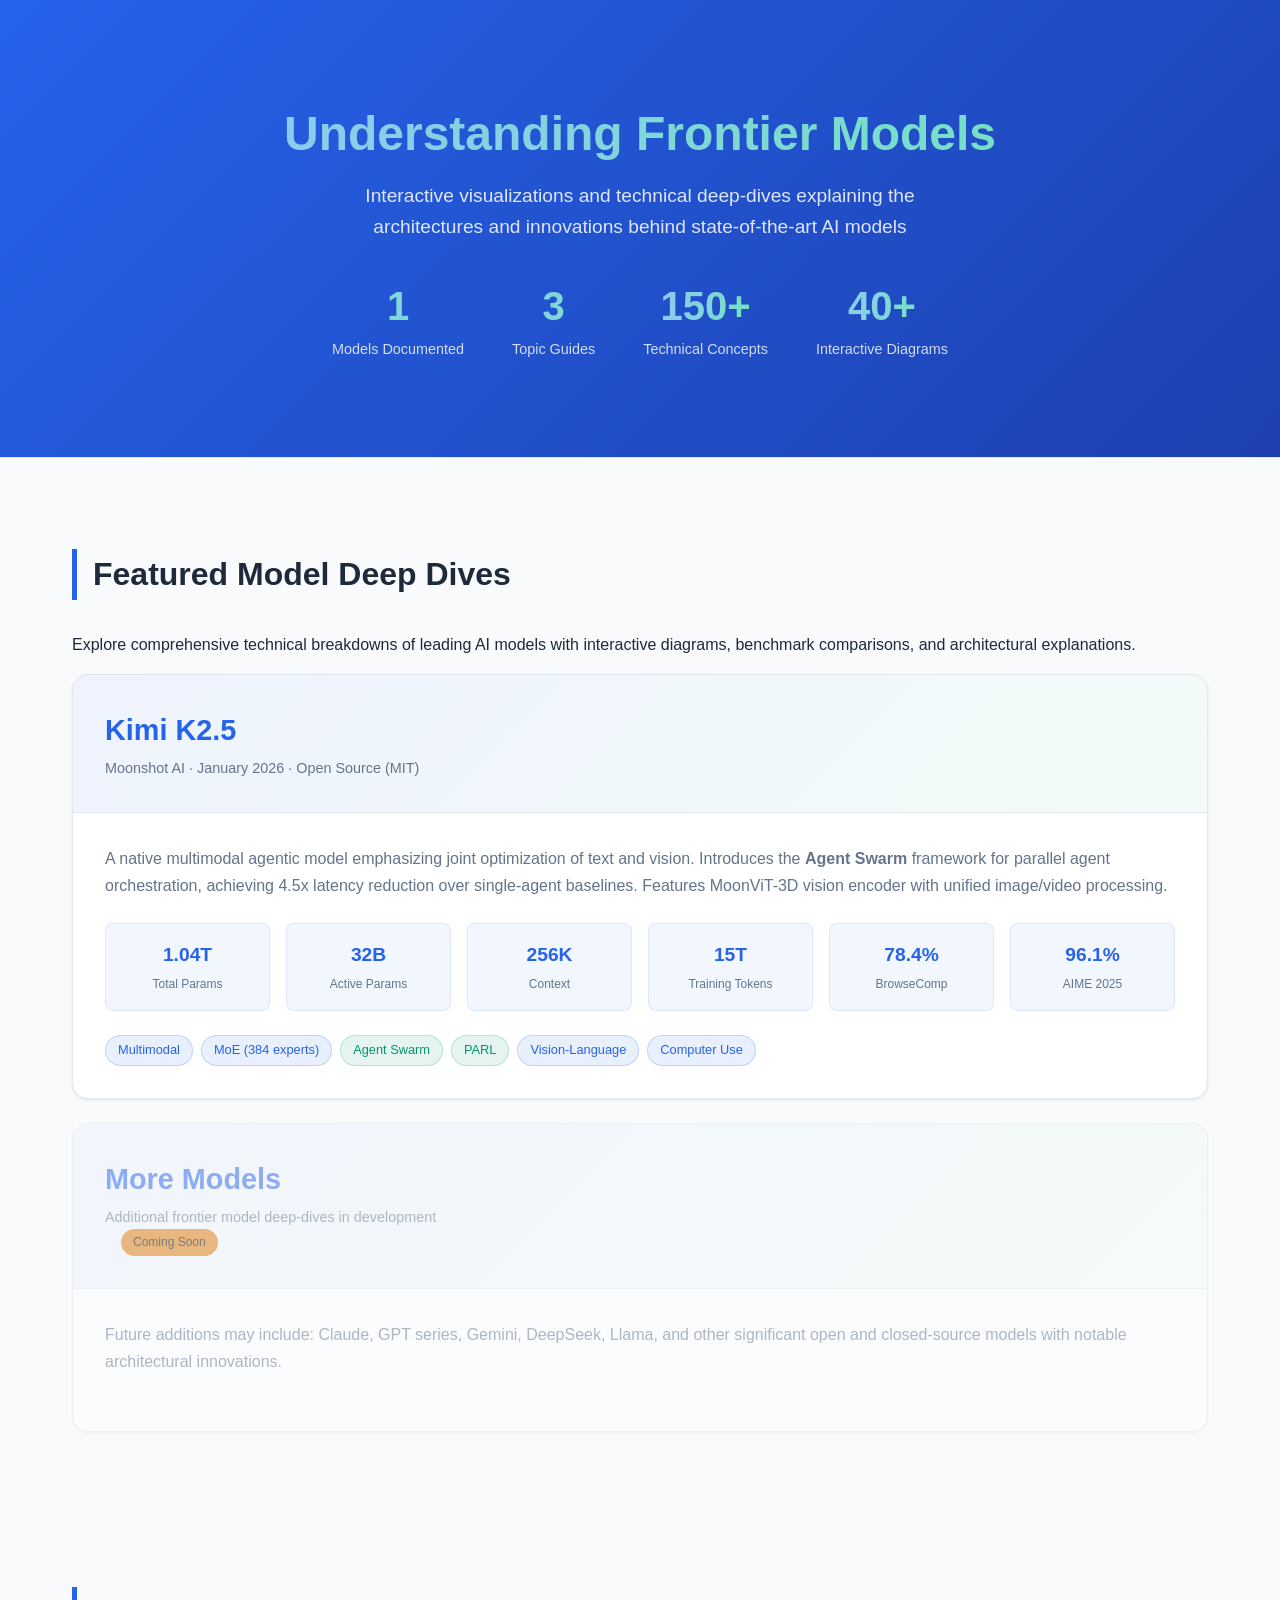
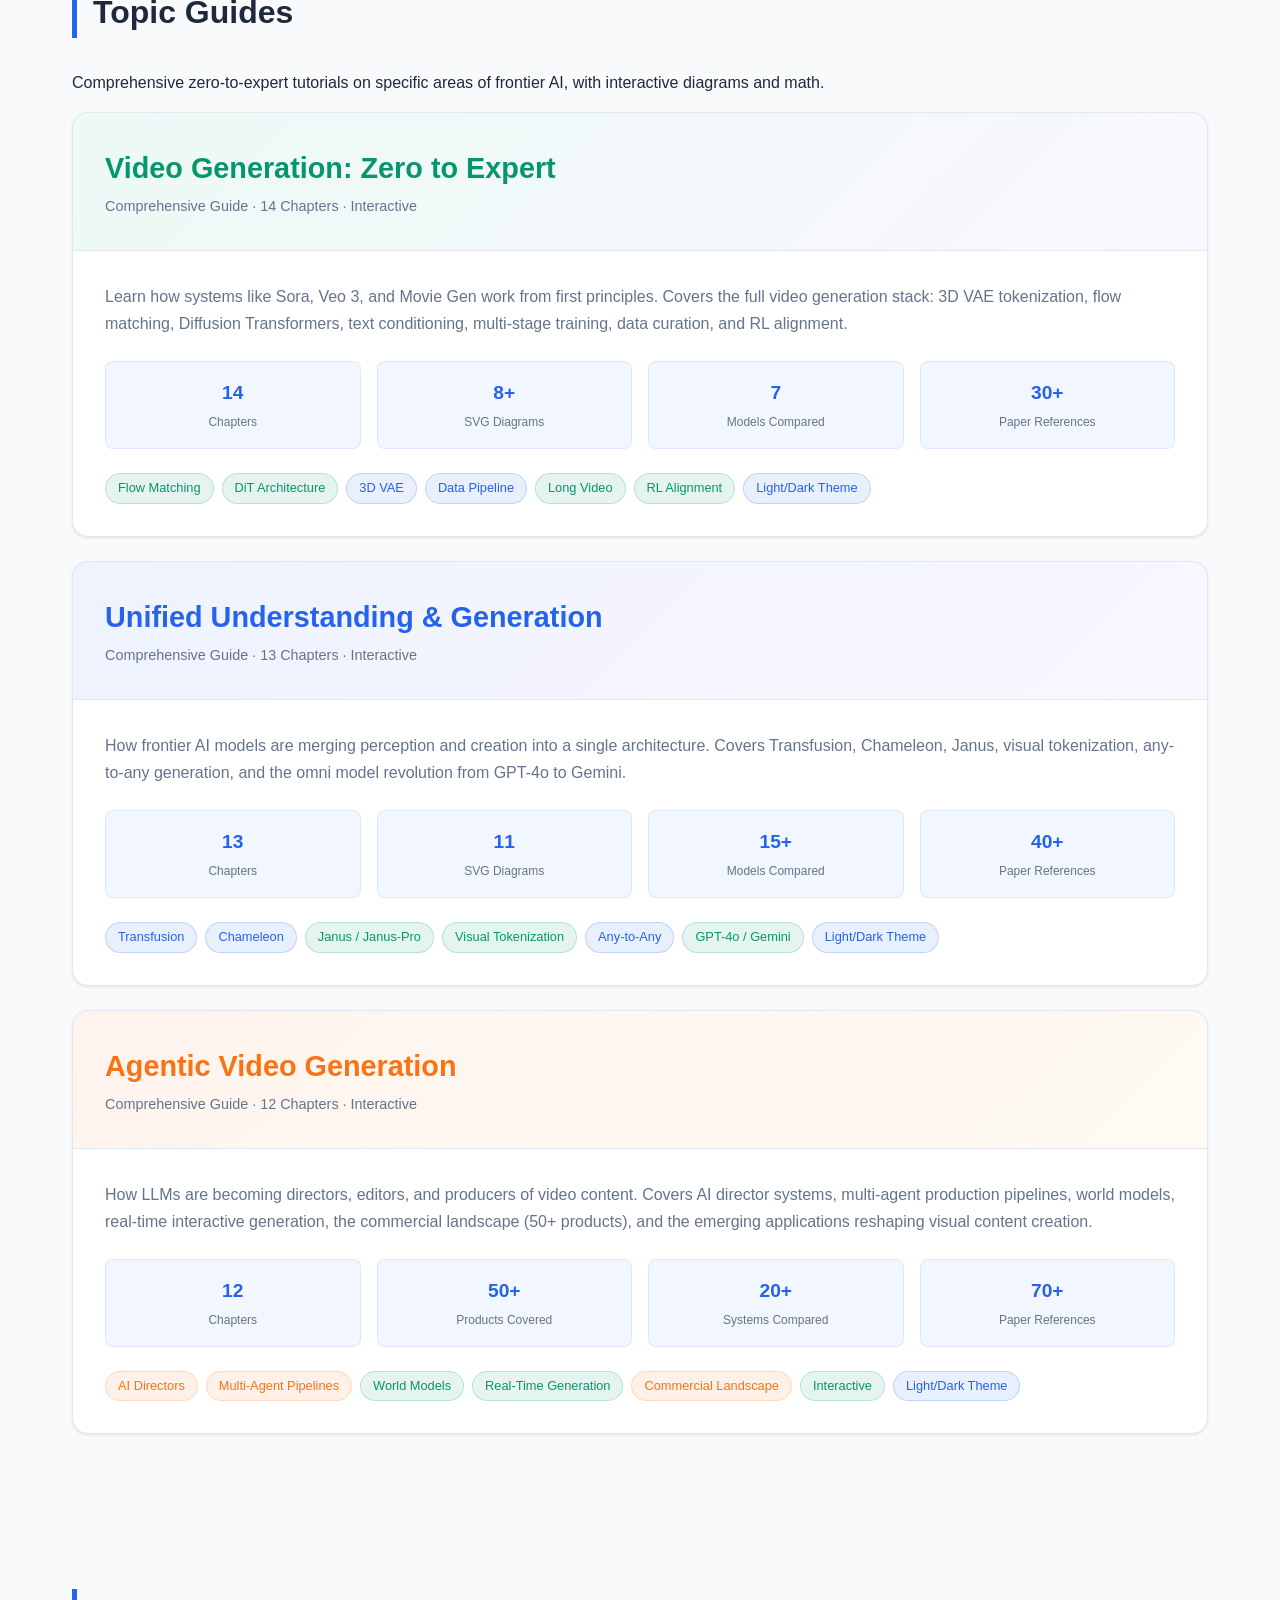
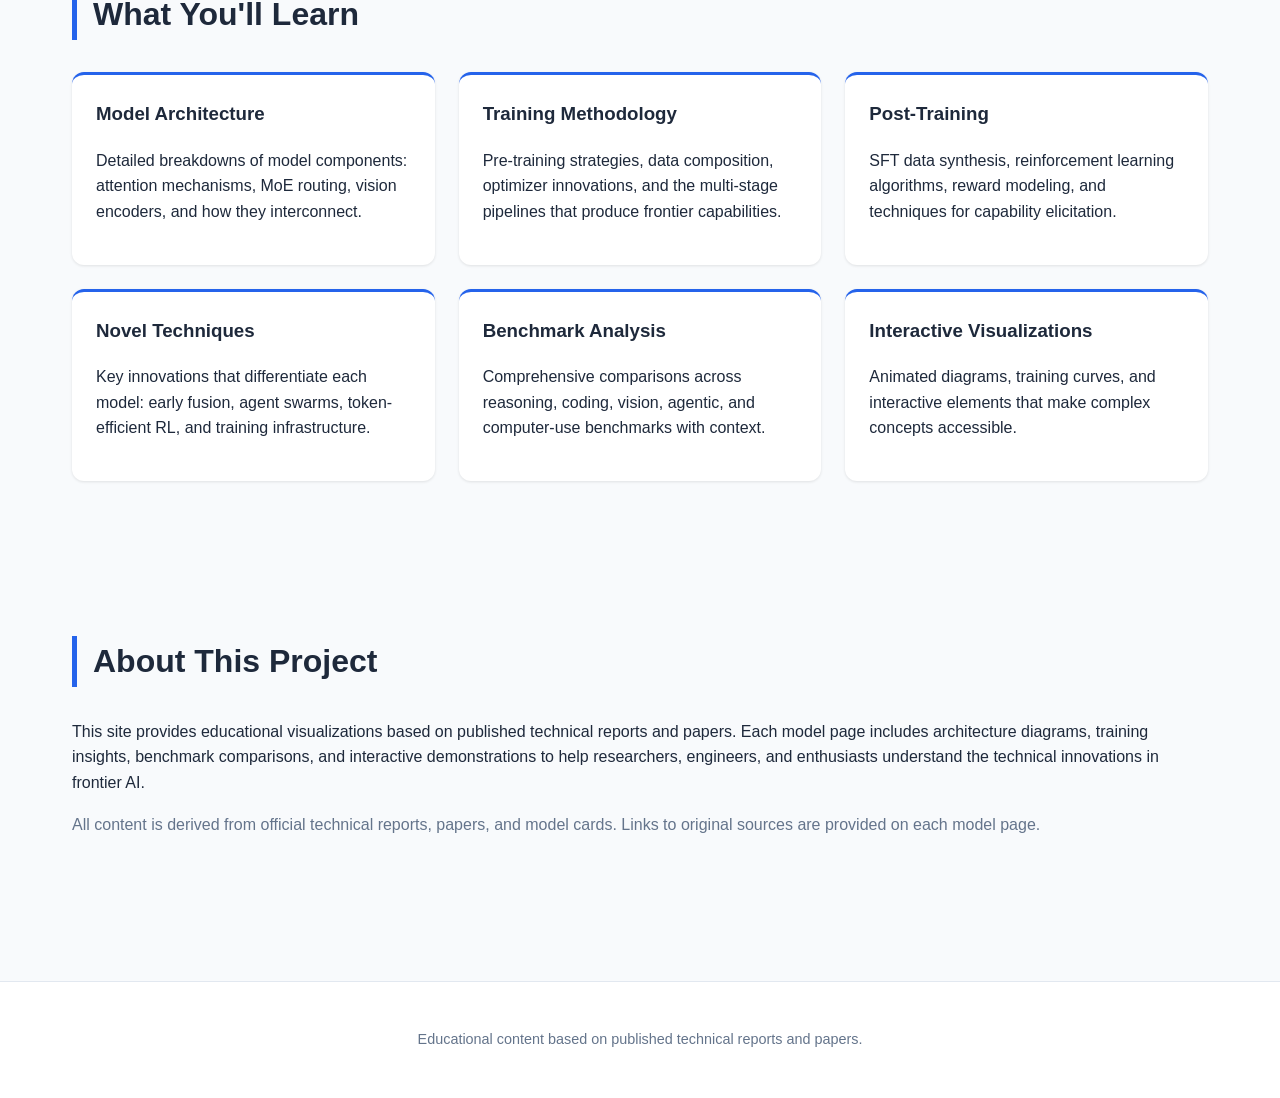
<file: index.html>
<!DOCTYPE html>
<html lang="en">
<head>
    <meta charset="UTF-8">
    <meta name="viewport" content="width=device-width, initial-scale=1.0">
    <title>Understanding Frontier Models</title>
    <link rel="stylesheet" href="css/styles.css">
    <style>
        .hero-stats {
            display: flex;
            justify-content: center;
            gap: 3rem;
            margin: 2rem 0;
            flex-wrap: wrap;
        }
        .hero-stat {
            text-align: center;
        }
        .hero-stat .number {
            font-size: 2.5rem;
            font-weight: bold;
            background: linear-gradient(to right, #93c5fd, #6ee7b7);
            -webkit-background-clip: text;
            -webkit-text-fill-color: transparent;
            background-clip: text;
        }
        .hero-stat .label {
            color: rgba(255, 255, 255, 0.8);
            font-size: 0.9rem;
        }
        .model-card-large {
            background: var(--card-bg);
            border-radius: 1rem;
            border: 1px solid var(--border);
            overflow: hidden;
            transition: transform 0.3s ease, border-color 0.3s ease, box-shadow 0.3s ease;
            text-decoration: none;
            color: var(--text);
            display: block;
            box-shadow: 0 1px 3px rgba(0, 0, 0, 0.1);
        }
        .model-card-large:hover {
            transform: translateY(-5px);
            border-color: var(--primary);
            box-shadow: 0 8px 24px rgba(37, 99, 235, 0.15);
            text-decoration: none;
        }
        .model-card-header {
            background: linear-gradient(135deg, rgba(37, 99, 235, 0.08) 0%, rgba(16, 185, 129, 0.05) 100%);
            padding: 2rem;
            border-bottom: 1px solid var(--border);
        }
        .model-card-header h3 {
            margin: 0;
            font-size: 1.8rem;
            color: var(--primary);
        }
        .model-card-header .org {
            color: var(--text-dim);
            font-size: 0.9rem;
            margin-top: 0.25rem;
        }
        .model-card-body {
            padding: 2rem;
        }
        .model-card-body p {
            color: var(--text-dim);
            margin: 0 0 1.5rem 0;
            line-height: 1.7;
        }
        .model-highlights {
            display: grid;
            grid-template-columns: repeat(auto-fit, minmax(120px, 1fr));
            gap: 1rem;
            margin-bottom: 1.5rem;
        }
        .highlight-item {
            text-align: center;
            padding: 1rem;
            background: rgba(37, 99, 235, 0.06);
            border-radius: 0.5rem;
            border: 1px solid rgba(37, 99, 235, 0.1);
        }
        .highlight-item .value {
            font-size: 1.2rem;
            font-weight: bold;
            color: var(--primary);
        }
        .highlight-item .label {
            font-size: 0.75rem;
            color: var(--text-dim);
            margin-top: 0.25rem;
        }
        .model-tags {
            display: flex;
            gap: 0.5rem;
            flex-wrap: wrap;
        }
        .model-tag {
            background: rgba(37, 99, 235, 0.1);
            color: var(--primary);
            padding: 0.25rem 0.75rem;
            border-radius: 1rem;
            font-size: 0.8rem;
            border: 1px solid rgba(37, 99, 235, 0.2);
        }
        .model-tag.secondary {
            background: rgba(5, 150, 105, 0.1);
            color: var(--secondary);
            border: 1px solid rgba(5, 150, 105, 0.2);
        }
        .coming-soon {
            opacity: 0.5;
            pointer-events: none;
        }
        .coming-soon .model-card-header::after {
            content: 'Coming Soon';
            display: inline-block;
            background: var(--accent);
            color: #000;
            padding: 0.25rem 0.75rem;
            border-radius: 1rem;
            font-size: 0.75rem;
            margin-left: 1rem;
            vertical-align: middle;
        }
    </style>
</head>
<body>

<header>
    <h1>Understanding Frontier Models</h1>
    <p class="subtitle">Interactive visualizations and technical deep-dives explaining the architectures and innovations behind state-of-the-art AI models</p>
    <div class="hero-stats">
        <div class="hero-stat">
            <div class="number">1</div>
            <div class="label">Models Documented</div>
        </div>
        <div class="hero-stat">
            <div class="number">3</div>
            <div class="label">Topic Guides</div>
        </div>
        <div class="hero-stat">
            <div class="number">150+</div>
            <div class="label">Technical Concepts</div>
        </div>
        <div class="hero-stat">
            <div class="number">40+</div>
            <div class="label">Interactive Diagrams</div>
        </div>
    </div>
</header>

<section>
    <h2>Featured Model Deep Dives</h2>
    <p>Explore comprehensive technical breakdowns of leading AI models with interactive diagrams, benchmark comparisons, and architectural explanations.</p>

    <a href="models/kimi-k25.html" class="model-card-large">
        <div class="model-card-header">
            <h3>Kimi K2.5</h3>
            <div class="org">Moonshot AI &middot; January 2026 &middot; Open Source (MIT)</div>
        </div>
        <div class="model-card-body">
            <p>A native multimodal agentic model emphasizing joint optimization of text and vision. Introduces the <strong>Agent Swarm</strong> framework for parallel agent orchestration, achieving 4.5x latency reduction over single-agent baselines. Features MoonViT-3D vision encoder with unified image/video processing.</p>

            <div class="model-highlights">
                <div class="highlight-item">
                    <div class="value">1.04T</div>
                    <div class="label">Total Params</div>
                </div>
                <div class="highlight-item">
                    <div class="value">32B</div>
                    <div class="label">Active Params</div>
                </div>
                <div class="highlight-item">
                    <div class="value">256K</div>
                    <div class="label">Context</div>
                </div>
                <div class="highlight-item">
                    <div class="value">15T</div>
                    <div class="label">Training Tokens</div>
                </div>
                <div class="highlight-item">
                    <div class="value">78.4%</div>
                    <div class="label">BrowseComp</div>
                </div>
                <div class="highlight-item">
                    <div class="value">96.1%</div>
                    <div class="label">AIME 2025</div>
                </div>
            </div>

            <div class="model-tags">
                <span class="model-tag">Multimodal</span>
                <span class="model-tag">MoE (384 experts)</span>
                <span class="model-tag secondary">Agent Swarm</span>
                <span class="model-tag secondary">PARL</span>
                <span class="model-tag">Vision-Language</span>
                <span class="model-tag">Computer Use</span>
            </div>
        </div>
    </a>

    <!-- Placeholder for future models -->
    <div class="model-card-large coming-soon" style="margin-top: 1.5rem;">
        <div class="model-card-header">
            <h3>More Models</h3>
            <div class="org">Additional frontier model deep-dives in development</div>
        </div>
        <div class="model-card-body">
            <p>Future additions may include: Claude, GPT series, Gemini, DeepSeek, Llama, and other significant open and closed-source models with notable architectural innovations.</p>
        </div>
    </div>
</section>

<section>
    <h2>Topic Guides</h2>
    <p>Comprehensive zero-to-expert tutorials on specific areas of frontier AI, with interactive diagrams and math.</p>

    <a href="guides/videogen/" class="model-card-large">
        <div class="model-card-header" style="background: linear-gradient(135deg, rgba(16, 185, 129, 0.08) 0%, rgba(139, 92, 246, 0.05) 100%);">
            <h3 style="color: var(--secondary, #10b981);">Video Generation: Zero to Expert</h3>
            <div class="org">Comprehensive Guide &middot; 14 Chapters &middot; Interactive</div>
        </div>
        <div class="model-card-body">
            <p>Learn how systems like Sora, Veo 3, and Movie Gen work from first principles. Covers the full video generation stack: 3D VAE tokenization, flow matching, Diffusion Transformers, text conditioning, multi-stage training, data curation, and RL alignment.</p>

            <div class="model-highlights">
                <div class="highlight-item">
                    <div class="value">14</div>
                    <div class="label">Chapters</div>
                </div>
                <div class="highlight-item">
                    <div class="value">8+</div>
                    <div class="label">SVG Diagrams</div>
                </div>
                <div class="highlight-item">
                    <div class="value">7</div>
                    <div class="label">Models Compared</div>
                </div>
                <div class="highlight-item">
                    <div class="value">30+</div>
                    <div class="label">Paper References</div>
                </div>
            </div>

            <div class="model-tags">
                <span class="model-tag secondary">Flow Matching</span>
                <span class="model-tag secondary">DiT Architecture</span>
                <span class="model-tag">3D VAE</span>
                <span class="model-tag">Data Pipeline</span>
                <span class="model-tag secondary">Long Video</span>
                <span class="model-tag secondary">RL Alignment</span>
                <span class="model-tag">Light/Dark Theme</span>
            </div>
        </div>
    </a>

    <a href="guides/omni-models/" class="model-card-large" style="margin-top: 1.5rem;">
        <div class="model-card-header" style="background: linear-gradient(135deg, rgba(37, 99, 235, 0.08) 0%, rgba(139, 92, 246, 0.05) 100%);">
            <h3 style="color: var(--primary, #3b82f6);">Unified Understanding &amp; Generation</h3>
            <div class="org">Comprehensive Guide &middot; 13 Chapters &middot; Interactive</div>
        </div>
        <div class="model-card-body">
            <p>How frontier AI models are merging perception and creation into a single architecture. Covers Transfusion, Chameleon, Janus, visual tokenization, any-to-any generation, and the omni model revolution from GPT-4o to Gemini.</p>

            <div class="model-highlights">
                <div class="highlight-item">
                    <div class="value">13</div>
                    <div class="label">Chapters</div>
                </div>
                <div class="highlight-item">
                    <div class="value">11</div>
                    <div class="label">SVG Diagrams</div>
                </div>
                <div class="highlight-item">
                    <div class="value">15+</div>
                    <div class="label">Models Compared</div>
                </div>
                <div class="highlight-item">
                    <div class="value">40+</div>
                    <div class="label">Paper References</div>
                </div>
            </div>

            <div class="model-tags">
                <span class="model-tag">Transfusion</span>
                <span class="model-tag">Chameleon</span>
                <span class="model-tag secondary">Janus / Janus-Pro</span>
                <span class="model-tag secondary">Visual Tokenization</span>
                <span class="model-tag">Any-to-Any</span>
                <span class="model-tag secondary">GPT-4o / Gemini</span>
                <span class="model-tag">Light/Dark Theme</span>
            </div>
        </div>
    </a>

    <a href="guides/agent-video/" class="model-card-large" style="margin-top: 1.5rem;">
        <div class="model-card-header" style="background: linear-gradient(135deg, rgba(249, 115, 22, 0.08) 0%, rgba(245, 158, 11, 0.05) 100%);">
            <h3 style="color: #f97316;">Agentic Video Generation</h3>
            <div class="org">Comprehensive Guide &middot; 12 Chapters &middot; Interactive</div>
        </div>
        <div class="model-card-body">
            <p>How LLMs are becoming directors, editors, and producers of video content. Covers AI director systems, multi-agent production pipelines, world models, real-time interactive generation, the commercial landscape (50+ products), and the emerging applications reshaping visual content creation.</p>

            <div class="model-highlights">
                <div class="highlight-item">
                    <div class="value">12</div>
                    <div class="label">Chapters</div>
                </div>
                <div class="highlight-item">
                    <div class="value">50+</div>
                    <div class="label">Products Covered</div>
                </div>
                <div class="highlight-item">
                    <div class="value">20+</div>
                    <div class="label">Systems Compared</div>
                </div>
                <div class="highlight-item">
                    <div class="value">70+</div>
                    <div class="label">Paper References</div>
                </div>
            </div>

            <div class="model-tags">
                <span class="model-tag" style="background: rgba(249,115,22,0.1); color: #f97316; border: 1px solid rgba(249,115,22,0.2);">AI Directors</span>
                <span class="model-tag" style="background: rgba(249,115,22,0.1); color: #f97316; border: 1px solid rgba(249,115,22,0.2);">Multi-Agent Pipelines</span>
                <span class="model-tag secondary">World Models</span>
                <span class="model-tag secondary">Real-Time Generation</span>
                <span class="model-tag" style="background: rgba(249,115,22,0.1); color: #f97316; border: 1px solid rgba(249,115,22,0.2);">Commercial Landscape</span>
                <span class="model-tag secondary">Interactive</span>
                <span class="model-tag">Light/Dark Theme</span>
            </div>
        </div>
    </a>
</section>

<section>
    <h2>What You'll Learn</h2>
    <div class="grid">
        <div class="card">
            <h3>Model Architecture</h3>
            <p>Detailed breakdowns of model components: attention mechanisms, MoE routing, vision encoders, and how they interconnect.</p>
        </div>
        <div class="card">
            <h3>Training Methodology</h3>
            <p>Pre-training strategies, data composition, optimizer innovations, and the multi-stage pipelines that produce frontier capabilities.</p>
        </div>
        <div class="card">
            <h3>Post-Training</h3>
            <p>SFT data synthesis, reinforcement learning algorithms, reward modeling, and techniques for capability elicitation.</p>
        </div>
        <div class="card">
            <h3>Novel Techniques</h3>
            <p>Key innovations that differentiate each model: early fusion, agent swarms, token-efficient RL, and training infrastructure.</p>
        </div>
        <div class="card">
            <h3>Benchmark Analysis</h3>
            <p>Comprehensive comparisons across reasoning, coding, vision, agentic, and computer-use benchmarks with context.</p>
        </div>
        <div class="card">
            <h3>Interactive Visualizations</h3>
            <p>Animated diagrams, training curves, and interactive elements that make complex concepts accessible.</p>
        </div>
    </div>
</section>

<section>
    <h2>About This Project</h2>
    <p>This site provides educational visualizations based on published technical reports and papers. Each model page includes architecture diagrams, training insights, benchmark comparisons, and interactive demonstrations to help researchers, engineers, and enthusiasts understand the technical innovations in frontier AI.</p>
    <p style="color: var(--text-dim); margin-top: 1rem;">All content is derived from official technical reports, papers, and model cards. Links to original sources are provided on each model page.</p>
</section>

<footer>
    <p>Educational content based on published technical reports and papers.</p>
</footer>

<!-- GoatCounter -->
<script data-goatcounter="https://happywu.goatcounter.com/count" async src="//gc.zgo.at/count.js"></script>
<!-- Google Analytics (GA4) — replace G-PNX2PLEVJ3 with your Measurement ID -->
<script async src="https://www.googletagmanager.com/gtag/js?id=G-PNX2PLEVJ3"></script>
<script>window.dataLayer=window.dataLayer||[];function gtag(){dataLayer.push(arguments);}gtag('js',new Date());gtag('config','G-PNX2PLEVJ3');</script>
</body>
</html>
</file>
<file: css/styles.css>
/* ===========================================
   Shared Styles for Frontier Models Educational Site
   =========================================== */

:root {
    --primary: #2563eb;
    --secondary: #059669;
    --bg: #f8fafc;
    --card-bg: #ffffff;
    --text: #1e293b;
    --text-dim: #64748b;
    --accent: #d97706;
    --border: #e2e8f0;
    --code-bg: #f1f5f9;
}

/* --- Base Styles --- */
* {
    box-sizing: border-box;
}

body {
    font-family: -apple-system, BlinkMacSystemFont, 'Segoe UI', Roboto, Oxygen, Ubuntu, Cantarell, sans-serif;
    background-color: var(--bg);
    color: var(--text);
    margin: 0;
    line-height: 1.6;
    overflow-x: hidden;
}

a {
    color: var(--primary);
    text-decoration: none;
}

a:hover {
    text-decoration: underline;
}

/* --- Header --- */
header {
    background: linear-gradient(135deg, #2563eb 0%, #1e40af 100%);
    padding: 4rem 2rem;
    text-align: center;
    border-bottom: 1px solid var(--border);
}

h1 {
    font-size: 3rem;
    margin-bottom: 0.5rem;
    color: #ffffff;
}

header h1 {
    background: linear-gradient(to right, #93c5fd, #6ee7b7);
    -webkit-background-clip: text;
    -webkit-text-fill-color: transparent;
    background-clip: text;
}

.subtitle {
    font-size: 1.2rem;
    color: rgba(255, 255, 255, 0.85);
    max-width: 600px;
    margin: 0 auto;
}

/* --- Sections --- */
section {
    padding: 4rem 2rem;
    max-width: 1200px;
    margin: 0 auto;
}

h2 {
    font-size: 2rem;
    border-left: 5px solid var(--primary);
    padding-left: 1rem;
    margin-bottom: 2rem;
}

/* --- Architecture Components --- */
.arch-container {
    display: flex;
    flex-wrap: wrap;
    gap: 2rem;
    justify-content: center;
    align-items: center;
    background: var(--card-bg);
    padding: 3rem;
    border-radius: 1rem;
    position: relative;
    border: 1px solid var(--border);
    box-shadow: 0 1px 3px rgba(0, 0, 0, 0.1);
}

.module {
    background: var(--code-bg);
    border: 2px solid var(--primary);
    padding: 1.5rem;
    border-radius: 0.75rem;
    width: 250px;
    text-align: center;
    position: relative;
    transition: transform 0.3s ease;
}

.module:hover {
    transform: translateY(-5px);
    box-shadow: 0 10px 25px -5px rgba(37, 99, 235, 0.4);
}

.module h3 {
    color: var(--primary);
    margin-top: 0;
}

.module p {
    font-size: 0.9rem;
    color: var(--text-dim);
}

.connector {
    width: 50px;
    height: 4px;
    background: #94a3b8;
    position: relative;
}

.connector::after {
    content: '>';
    position: absolute;
    right: -10px;
    top: -12px;
    font-size: 1.5rem;
    color: #94a3b8;
}

.badge {
    background: var(--secondary);
    color: #000;
    font-size: 0.7rem;
    padding: 2px 6px;
    border-radius: 4px;
    position: absolute;
    top: -10px;
    right: -10px;
    font-weight: bold;
}

/* --- Chart Container --- */
.chart-container {
    background: var(--card-bg);
    padding: 2rem;
    border-radius: 1rem;
    height: 400px;
    position: relative;
    box-shadow: 0 1px 3px rgba(0, 0, 0, 0.08);
    border: 1px solid var(--border);
}

svg {
    width: 100%;
    height: 100%;
    overflow: visible;
}

.line-path {
    fill: none;
    stroke-width: 3;
    stroke-linecap: round;
    transition: stroke-dashoffset 2s ease;
}

.grid-line {
    stroke: var(--border);
    stroke-width: 1;
    stroke-dasharray: 4 4;
}

.axis-text {
    fill: var(--text-dim);
    font-size: 0.8rem;
}

.legend {
    display: flex;
    gap: 1rem;
    justify-content: center;
    margin-top: 1rem;
}

.dot {
    width: 10px;
    height: 10px;
    display: inline-block;
    margin-right: 5px;
    border-radius: 50%;
}

/* --- Agent Swarm Animation --- */
.swarm-stage {
    background: #f1f5f9;
    height: 400px;
    border-radius: 1rem;
    position: relative;
    overflow: hidden;
    border: 1px solid var(--border);
}

.agent-node {
    width: 60px;
    height: 60px;
    background: #ffffff;
    border: 2px solid;
    border-radius: 50%;
    position: absolute;
    display: flex;
    align-items: center;
    justify-content: center;
    font-size: 0.7rem;
    font-weight: bold;
    z-index: 2;
    transition: all 0.5s ease;
    box-shadow: 0 2px 6px rgba(0, 0, 0, 0.1);
}

.orchestrator {
    border-color: var(--accent);
    color: var(--accent);
    top: 50%;
    left: 10%;
    transform: translate(0, -50%);
    width: 80px;
    height: 80px;
    z-index: 3;
}

.sub-agent {
    border-color: var(--secondary);
    color: var(--secondary);
    opacity: 0;
}

.particle {
    position: absolute;
    width: 6px;
    height: 6px;
    border-radius: 50%;
    background: var(--secondary);
    opacity: 0;
    pointer-events: none;
}

/* --- Cards & Grid --- */
.grid {
    display: grid;
    grid-template-columns: repeat(auto-fit, minmax(300px, 1fr));
    gap: 1.5rem;
}

.card {
    background: var(--card-bg);
    padding: 1.5rem;
    border-radius: 0.75rem;
    border-top: 3px solid var(--primary);
    transition: transform 0.3s ease, box-shadow 0.3s ease;
    box-shadow: 0 1px 3px rgba(0, 0, 0, 0.1);
}

.card:hover {
    transform: translateY(-3px);
    box-shadow: 0 4px 12px rgba(0, 0, 0, 0.1);
}

.card h3 {
    margin-top: 0;
    display: flex;
    align-items: center;
    justify-content: space-between;
}

.icon {
    font-size: 1.5rem;
}

/* --- Model Cards (Homepage) --- */
.model-card {
    background: var(--card-bg);
    padding: 2rem;
    border-radius: 1rem;
    border: 1px solid var(--border);
    box-shadow: 0 1px 3px rgba(0, 0, 0, 0.1);
    transition: transform 0.3s ease, border-color 0.3s ease, box-shadow 0.3s ease;
    text-decoration: none;
    color: var(--text);
    display: block;
}

.model-card:hover {
    transform: translateY(-5px);
    border-color: var(--primary);
    box-shadow: 0 4px 12px rgba(37, 99, 235, 0.15);
    text-decoration: none;
}

.model-card h3 {
    color: var(--primary);
    margin-top: 0;
    font-size: 1.5rem;
}

.model-card p {
    color: var(--text-dim);
    margin-bottom: 0;
}

.model-card .tags {
    display: flex;
    gap: 0.5rem;
    margin-top: 1rem;
    flex-wrap: wrap;
}

.model-card .tag {
    background: rgba(37, 99, 235, 0.2);
    color: var(--primary);
    padding: 0.25rem 0.75rem;
    border-radius: 1rem;
    font-size: 0.8rem;
}

/* --- Buttons --- */
.btn {
    background: var(--primary);
    color: white;
    border: none;
    padding: 0.5rem 1.5rem;
    border-radius: 0.5rem;
    cursor: pointer;
    font-size: 1rem;
    margin-top: 1rem;
}

.btn:hover {
    background: #1d4ed8;
}

/* --- Footer --- */
footer {
    text-align: center;
    padding: 2rem;
    color: var(--text-dim);
    font-size: 0.9rem;
    border-top: 1px solid var(--border);
    margin-top: 4rem;
    background: var(--card-bg);
}

/* --- Navigation --- */
.nav-link {
    display: inline-block;
    margin-bottom: 1rem;
    color: var(--text-dim);
    font-size: 0.9rem;
}

.nav-link:hover {
    color: var(--text);
}

/* --- Responsive --- */
@media (max-width: 768px) {
    h1 {
        font-size: 2rem;
    }

    header {
        padding: 2rem 1rem;
    }

    section {
        padding: 2rem 1rem;
    }

    .arch-container {
        flex-direction: column;
        padding: 1.5rem;
    }

    .connector {
        width: 4px;
        height: 30px;
    }

    .connector::after {
        content: 'v';
        right: -8px;
        top: 20px;
    }

    .module {
        width: 100%;
        max-width: 280px;
    }
}
</file>
